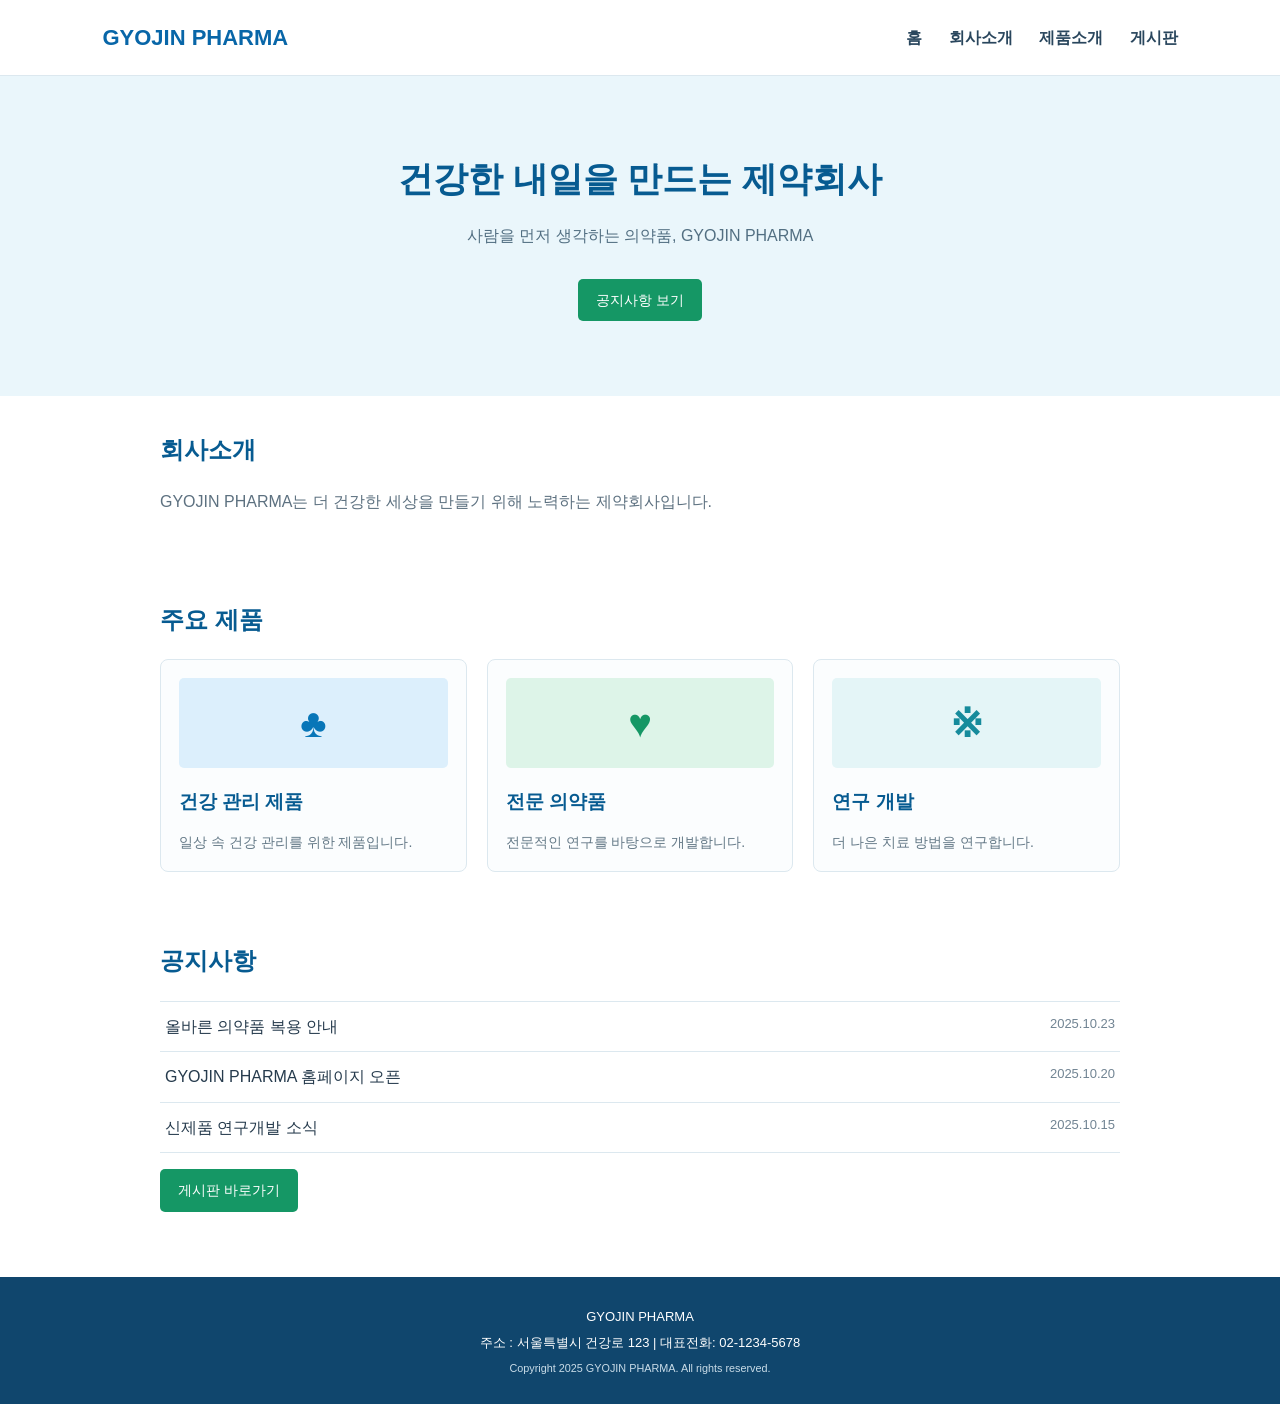
<file: index.html>
<!DOCTYPE html>
<html lang="en">
<head>
    <meta charset="UTF-8">
    <meta name="viewport" content="width=device-width, initial-scale=1.0">
    <link rel="stylesheet" href="css/style.css">
    <title>교진 제약</title>
</head>
<body>
    <!-- 공통 상단 메뉴-->
    <header>
        <div class="logo">
            <a href="index.html">GYOJIN PHARMA</a>
        </div>
        <nav>
            <a href="index.html">홈</a>
            <a href="#">회사소개</a>
            <a href="#">제품소개</a>
            <a href="board.html">게시판</a>
        </nav>
    </header>

    <!-- 메인 화면 -->
    <main>
        <section class="main-banner">
            <h1>건강한 내일을 만드는 제약회사</h1>
            <p>사람을 먼저 생각하는 의약품, GYOJIN PHARMA</p>
            <a href="board.html" class="button">공지사항 보기</a>
        </section>
        <section class="content-section" id="company">
            <h2>회사소개</h2>
            <p>GYOJIN PHARMA는 더 건강한 세상을 만들기 위해 노력하는 제약회사입니다.</p>
        </section>
        <section class="content-section" id="products">
            <h2>주요 제품</h2>
            <div class="card-list">
                <article class="card">
                    <div class="product-image blue">♣</div>
                    <h3>건강 관리 제품</h3>
                    <p>일상 속 건강 관리를 위한 제품입니다.</p>
                </article>
                 <article class="card">
                    <div class="product-image green">♥</div>
                    <h3>전문 의약품</h3>
                    <p>전문적인 연구를 바탕으로 개발합니다.</p>
                </article>
                 <article class="card">
                    <div class="product-image light-blue">※</div>
                    <h3>연구 개발</h3>
                    <p>더 나은 치료 방법을 연구합니다.</p>                    
                </article>
            </div>
        </section>
        <section class="content-section notice">
            <h2>공지사항</h2>
            <ul>
                <li><a href="#">올바른 의약품 복용 안내</a><span>2025.10.23</span></li>
                <li><a href="#">GYOJIN PHARMA 홈페이지 오픈</a><span>2025.10.20</span></li>
                <li><a href="#">신제품 연구개발 소식</a><span>2025.10.15</span></li>
            </ul>
            <a href="board.html" class="button">게시판 바로가기</a>
        </section>
    </main>

    <!-- 공통 하단 footer -->
    <footer>
        <p>GYOJIN PHARMA</p>
        <p>주소 : 서울특별시 건강로 123 | 대표전화: 02-1234-5678</p>
        <small>Copyright 2025 GYOJIN PHARMA. All rights reserved.</small>
    </footer>
</body>
</html>
</file>
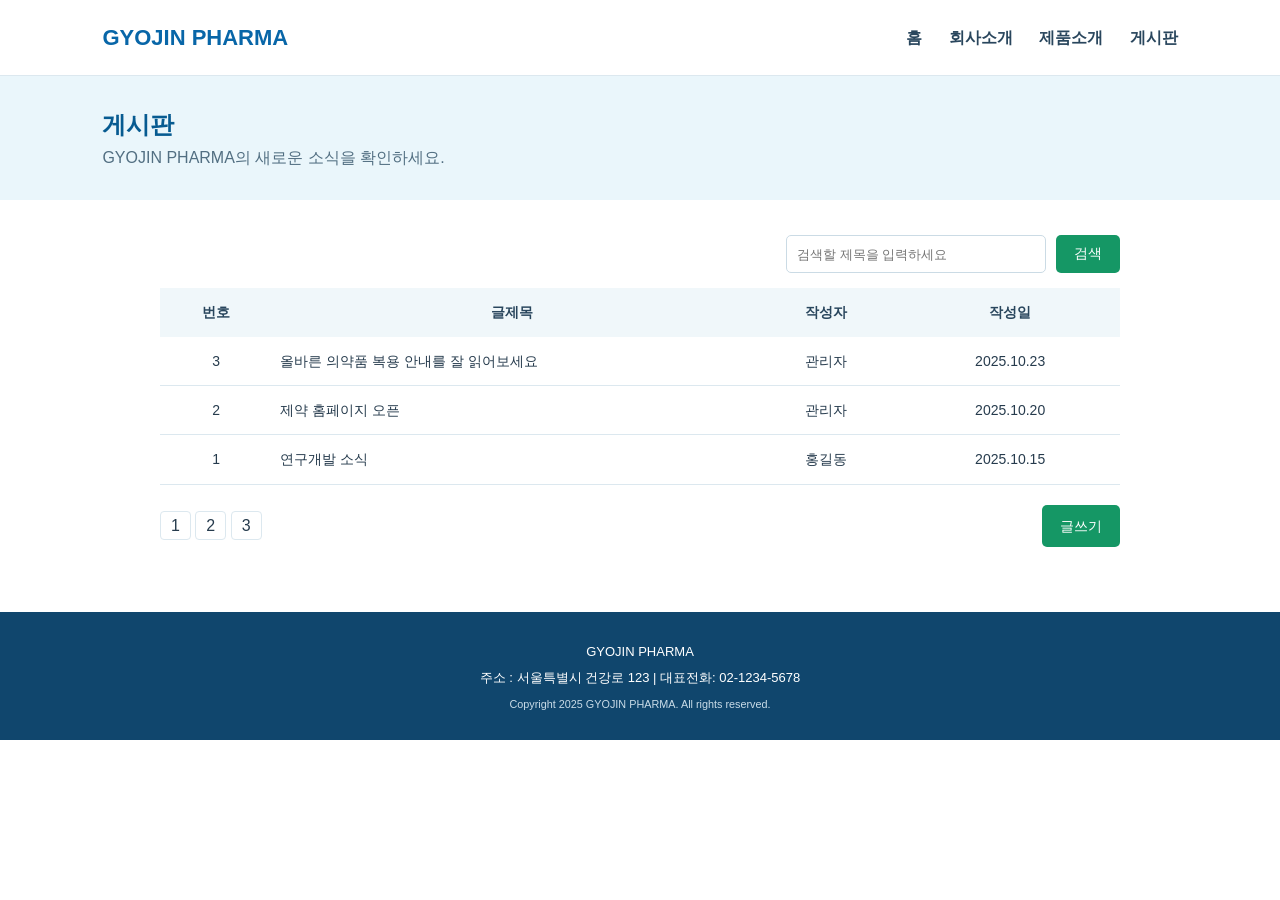
<file: board.html>
<!DOCTYPE html>
<html lang="en">
<head>
    <meta charset="UTF-8">
    <meta name="viewport" content="width=device-width, initial-scale=1.0">
    <link rel="stylesheet" href="css/style.css">
    <title>게시판</title>
</head>
<body>
    <!-- 공통 상단 메뉴-->
    <header>
        <div class="logo">
            <a href="index.html">GYOJIN PHARMA</a>
        </div>
        <nav>
            <a href="index.html">홈</a>
            <a href="#">회사소개</a>
            <a href="#">제품소개</a>
            <a href="board.html">게시판</a>
        </nav>
    </header>

    <!-- 게시판 목록 -->
    <main>
        <!-- 게시판 검색 입력-->
        <section class="page-title">
            <h1>게시판</h1>
            <p>GYOJIN PHARMA의 새로운 소식을 확인하세요.</p>
        </section>

        <section class="content-section">
            <div class="board-search">
                <input type="text" id="searchText" placeholder="검색할 제목을 입력하세요">
                <button class="button" onclick="">검색</button>
            </div>
        

            <!-- 게시판 목록 출력 -->
            <table class="board-table">
                <thead>
                    <tr>
                        <th>번호</th>
                        <th>글제목</th>
                        <th>작성자</th>
                        <th>작성일</th>
                    </tr>
                </thead>
                <tbody id="boardList">
                    <tr>
                        <td>3</td>
                        <td class="subject"><a href="view.html">올바른 의약품 복용 안내를 잘 읽어보세요</a></td>
                        <td>관리자</td>
                        <td>2025.10.23</td>
                    </tr>
                    <tr>
                        <td>2</td>
                        <td class="subject"><a href="view.html">제약 홈페이지 오픈</a></td>
                        <td>관리자</td>
                        <td>2025.10.20</td>
                    </tr>
                    <tr>
                        <td>1</td>
                        <td class="subject"><a href="view.html">연구개발 소식</a></td>
                        <td>홍길동</td>
                        <td>2025.10.15</td>
                    </tr>
                </tbody>
            </table>
            <div class="board-bottom">
                <div class="page-number">
                    <a href="#">1</a>
                    <a href="#">2</a>
                    <a href="#">3</a>
                </div>
                <a href="write.html" class="button">글쓰기</a>
            </div>
        </section>
    </main>

    <!-- 공통 하단 footer -->
    <footer>
        <p>GYOJIN PHARMA</p>
        <p>주소 : 서울특별시 건강로 123 | 대표전화: 02-1234-5678</p>
        <small>Copyright 2025 GYOJIN PHARMA. All rights reserved.</small>
    </footer>
</body>
</html>
</file>
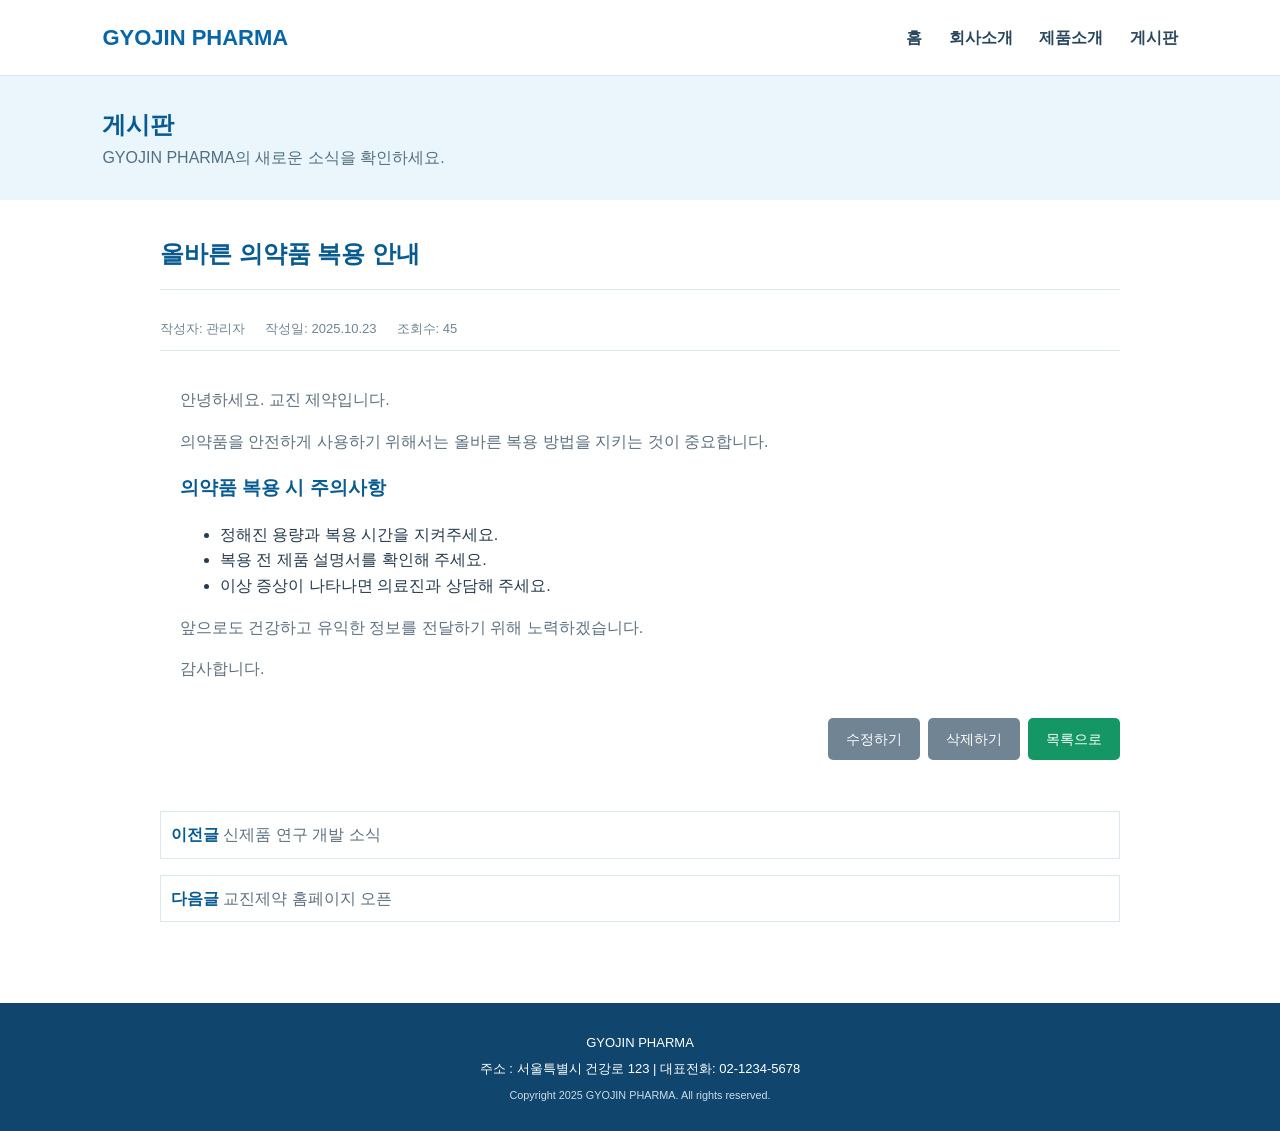
<file: view.html>
<!DOCTYPE html>
<html lang="en">
<head>
    <meta charset="UTF-8">
    <meta name="viewport" content="width=device-width, initial-scale=1.0">
    <link rel="stylesheet" href="css/style.css">
    <title>게시판 | 글 내용</title>
</head>
<body>
    <!-- 공통 상단 메뉴-->
    <header>
        <div class="logo">
            <a href="index.html">GYOJIN PHARMA</a>
        </div>
        <nav>
            <a href="index.html">홈</a>
            <a href="#">회사소개</a>
            <a href="#">제품소개</a>
            <a href="board.html">게시판</a>
        </nav>
    </header>

    <!-- 게시판 목록 -->
    <main>
        <!-- 게시판 검색 입력-->
        <section class="page-title">
            <h1>게시판</h1>
            <p>GYOJIN PHARMA의 새로운 소식을 확인하세요.</p>
        </section>

        <section class="content-section article-section">
            <h2>올바른 의약품 복용 안내</h2>
            <div class="article-info">
                <span>작성자: 관리자</span>
                <span>작성일: 2025.10.23</span>
                <span>조회수: 45</span>
            </div>
            <div class="article-content">
                <p>안녕하세요. 교진 제약입니다.</p>
                <p>의약품을 안전하게 사용하기 위해서는 올바른 복용 방법을 지키는 것이 중요합니다.</p>
                <h3>의약품 복용 시 주의사항</h3>
                <ul>
                    <li>정해진 용량과 복용 시간을 지켜주세요.</li>
                    <li>복용 전 제품 설명서를 확인해 주세요.</li>
                    <li>이상 증상이 나타나면 의료진과 상담해 주세요.</li>
                </ul>
                <p>앞으로도 건강하고 유익한 정보를 전달하기 위해 노력하겠습니다.</p>
                <p>감사합니다.</p>
            </div>
            <div class="article-buttons">
                <a href="#" class="button button-gray">수정하기</a>
                <a href="#" class="button button-gray">삭제하기</a>
                <a href="board.html" class="button">목록으로</a>
            </div>
        </section>
        <section class="content-section prev-next">
            <p><b>이전글</b> <a href="#">신제품 연구 개발 소식</a></p>
            <p><b>다음글</b> <a href="#">교진제약 홈페이지 오픈</a></p>
        </section>
    </main>

    <!-- 공통 하단 footer -->
    <footer>
        <p>GYOJIN PHARMA</p>
        <p>주소 : 서울특별시 건강로 123 | 대표전화: 02-1234-5678</p>
        <small>Copyright 2025 GYOJIN PHARMA. All rights reserved.</small>
    </footer>
</body>
</html>
</file>
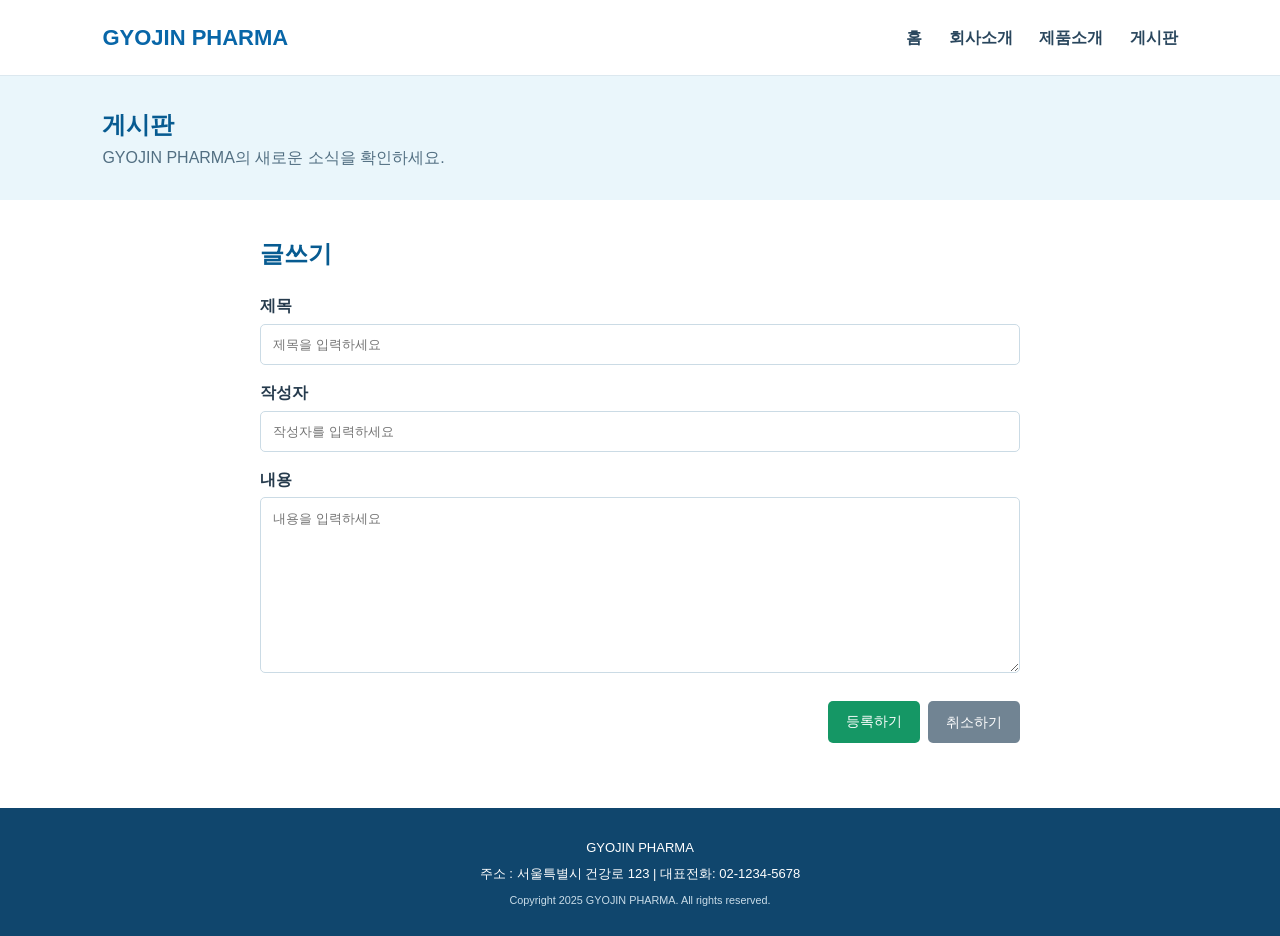
<file: write.html>
<!DOCTYPE html>
<html lang="en">
<head>
    <meta charset="UTF-8">
    <meta name="viewport" content="width=device-width, initial-scale=1.0">
    <link rel="stylesheet" href="css/style.css">
    <title>게시판 | 글 내용</title>
</head>
<body>
    <!-- 공통 상단 메뉴-->
    <header>
        <div class="logo">
            <a href="index.html">GYOJIN PHARMA</a>
        </div>
        <nav>
            <a href="index.html">홈</a>
            <a href="#">회사소개</a>
            <a href="#">제품소개</a>
            <a href="board.html">게시판</a>
        </nav>
    </header>

    <!-- 게시판 목록 -->
    <main>
        <!-- 게시판 검색 입력-->
        <section class="page-title">
            <h1>게시판</h1>
            <p>GYOJIN PHARMA의 새로운 소식을 확인하세요.</p>
        </section>
        <!-- 게시판 공통 디자인 끝 -->

        <section class="content-section form-section">
            <h2>글쓰기</h2>
            <form>
                <label>제목</label>
                <input type="text" id="title" placeholder="제목을 입력하세요">

                <label>작성자</label>
                <input type="text" id="writer" placeholder="작성자를 입력하세요">

                <label>내용</label>
                <textarea id="content" rows="10" placeholder="내용을 입력하세요"></textarea>
            </form>
            
            <div class="form-buttons">
                <button type="submit" class="button">등록하기</button>
                <a href="board.html" class="button button-gray">취소하기</a>
            </div>
        </section>
    </main>

    <!-- 공통 하단 footer -->
    <footer>
        <p>GYOJIN PHARMA</p>
        <p>주소 : 서울특별시 건강로 123 | 대표전화: 02-1234-5678</p>
        <small>Copyright 2025 GYOJIN PHARMA. All rights reserved.</small>
    </footer>
</body>
</html>
</file>
<file: css/style.css>
/* 전체 페이지에서 공통으로 사용하는 기본 스타일 */
* {
    box-sizing: border-box;
}

body {
    margin: 0;
    font-family: Arial, "맑은 고딕", sans-serif;
    color: #263b4d;
    background-color: white;
    line-height: 1.6;
}

a {
    color: inherit;
    text-decoration: none;
}

/* 헤더 - 상단 로고와 메뉴 */
header {
    display: flex; /* 가로 정렬 */
    justify-content: space-between; /* 양 옆으로 정렬 */
    padding: 20px 8%; /* 좌 우 패딩값은 % 입력 */
    border-bottom: 1px solid #dce8ef;
    align-items: center; /* 세로 정렬 가운데 */
}

.logo {
    font-weight: bold;
    color: #0866a8;
    font-size: 22px;
}

nav a {
    margin-left: 22px;
    color: #29465d;
    font-weight: bold;
}

nav a:hover {
    color: #157965;
}

/* 홈페이지 대문페이지 메인 배너 */
.main-banner {
    background-color: #eaf6fb;
    text-align: center;
    padding: 75px 20px;
}

.main-banner h1 {
    color: #075b91;
    font-size: 35px;
    margin: 0 0 12px;
}

.main-banner p {
    color: #526f82;
    margin-bottom: 30px;
}

/* 공통 버튼 디자인 */
.button {
    background-color: #159765;
    padding: 10px 18px;
    font-size: 14px;
    color: white;
    border: none;
    display: inline-block;
    border-radius: 5px;
}

.button:hover {
    background-color: #107b52;
}

/* 본문 컨텐츠 영역 */
.content-section {
    width: 1000px;
    margin: 0 auto; /* 가운데 정렬 */
    padding: 35px 20px;
}

.content-section h2 {
    color: #075b91;
    margin-top: 0;
}

.content-section p {
    color: #5d7180;
}

/* 홈페이지 대문 제품 카드리스트 */
.card-list {
    display: flex;
    gap: 20px;
}

.card {
    flex:1; /* 남는 공간을 균일하게 배분 */
    border: 1px solid #dce8ef;
    border-radius: 8px;
    background-color: #fbfdfe;
    padding: 18px;
}

.card h3 {
    color: #075b91;
    margin-bottom: 5px;
}

.card p {
    color: #647987;
    font-size: 14px;
    margin-bottom: 0;
}

.product-image {
    display: flex;
    height: 90px;
    /* border: 1px solid red; */
    font-weight: bold;
    font-size: 40px;
    justify-content: center; /* 가로 가운데 정렬 */
    align-items: center;
    border-radius: 5px;

}

.product-image.blue {
    background-color: #dceffc;
    color: #0876b8;
}

.product-image.green {
    background-color: #ddf4e8;
    color: #159765;
}

.product-image.light-blue {
    background-color: #e4f5f7;
    color: #168b9c;
}

/* 공지사항 리스트 */
.content-section.notice ul {
    list-style: none;
    border-top: 1px solid #dce8ef;
    padding: 0;
}

.content-section.notice li {
    border-bottom: 1px solid #dce8ef;
    display: flex;
    justify-content: space-between;
    gap: 15px;
    padding: 12px 5px;
}

.content-section.notice li span {
    font-size: 13px;
    color: #718493;
}

.content-section.notice a:hover {
    color: #159765;
}

/* footer 디자인 */
footer {
    background-color: #10466d;
    text-align: center;
    padding: 25px 15px;
    color: white;
    font-size: 13px;
    margin-top: 30px;
}

footer small {
    color: #c9dce8;
}

footer p {
    margin: 5px;
}

/* board.html - 게시판 목록 디자인 */

/* 게시판 페이지 제목 */
.page-title {
    background-color: #eaf6fb;
    padding: 30px 8%; /* 위 아래 패딩값은 30px, 양 옆은 전체 길이의 8% */

}

.page-title h1 {
    color: #075b91;
    margin: 0;
}

.page-title p {
    margin: 0;
    color: #526f82;
}

/* 게시판 검색 */
.board-search {
    display: flex;
    justify-content: flex-end; /* 오른쪽 정렬 */
    gap: 10px;
    margin-bottom: 15px;
}

.board-search input {
    width: 260px;
    padding: 10px;
    border: 1px solid #cbdbe5;
    border-radius: 5px;
}

/* 게시판 글 목록 테이블 */
.board-table {
    width: 100%;
    text-align: center;
    font-size: 14px;
    border-collapse: collapse; /* 열과 열사이의 빈 공간을 삭제 */

}

.board-table th {
    background-color: #f0f7fa;
    padding: 13px 8px;
    color: #29465d;
}

.board-table td {
    padding: 13px 8px;
    border-bottom: 1px solid #dce8ef;
}

.board-table .subject {
    text-align: left;
    width: 50%;
}

.board-table .subject a:hover{
    color: #159765;
    text-decoration: underline;
}

.board-bottom {
    display: flex;
    justify-content: space-between;
    align-items: center;
    margin-top: 20px;

}

.page-number a {
    border: 1px solid #dce8ef;
    padding: 5px 10px;
    border-radius: 4px;
}

/* 게시글 내용 보기 디자인 */
.article-section h2 {
    border-bottom: 1px solid #dce8ef;
    padding-bottom: 15px;
}

.article-info {
    display: flex;
    gap: 20px;
    padding-top: 10px;
    padding-bottom: 10px;
    color: #718493;
    font-size: 13px;
    border-bottom: 1px solid #dce8ef;

}

.article-content {
    padding: 20px;
    min-height: 250px;
}

.article-content h3 {
    color: #075b91;
}

.article-buttons {
    display: flex;
    justify-content: flex-end;
    gap: 8px;
}

/* 회색 버튼 (수정, 삭제 버튼) */
.button-gray {
    background-color: #718493;
}

.button-gray:hover {
    background-color: #536775;
}

.prev-next {
    padding-top: 0;
}

.prev-next p {
    border: 1px solid #dce8ef;
    padding: 10px;
}

.prev-next b {
    color: #075b91;
}

/* 게시판 글쓰기 폼 디자인 */
.form-section {
    max-width: 800px;
}


.form-section form label {
    display: block;
    margin-top: 15px;
    margin-bottom: 5px;
    font-weight: bold;
}

.form-section input {
    width: 100%;
    padding: 12px;
    border: 1px solid #cbdbe5;
    border-radius: 5px;
    font-family: inherit; /* input 폼 안에 입력되는 글꼴이 상위 태그에서 지정한 글꼴로 상속 */
}

.form-section textarea {
    width: 100%;
    padding: 12px;
    border: 1px solid #cbdbe5;
    border-radius: 5px;
    font-family: inherit; /* input 폼 안에 입력되는 글꼴이 상위 태그에서 지정한 글꼴로 상속 */
    resize: vertical; /* 세로로만 영역늘리기 허용 */
}

.form-buttons {
    display: flex;
    justify-content: flex-end;
    gap: 8px;
    margin-top: 20px;
}
</file>
